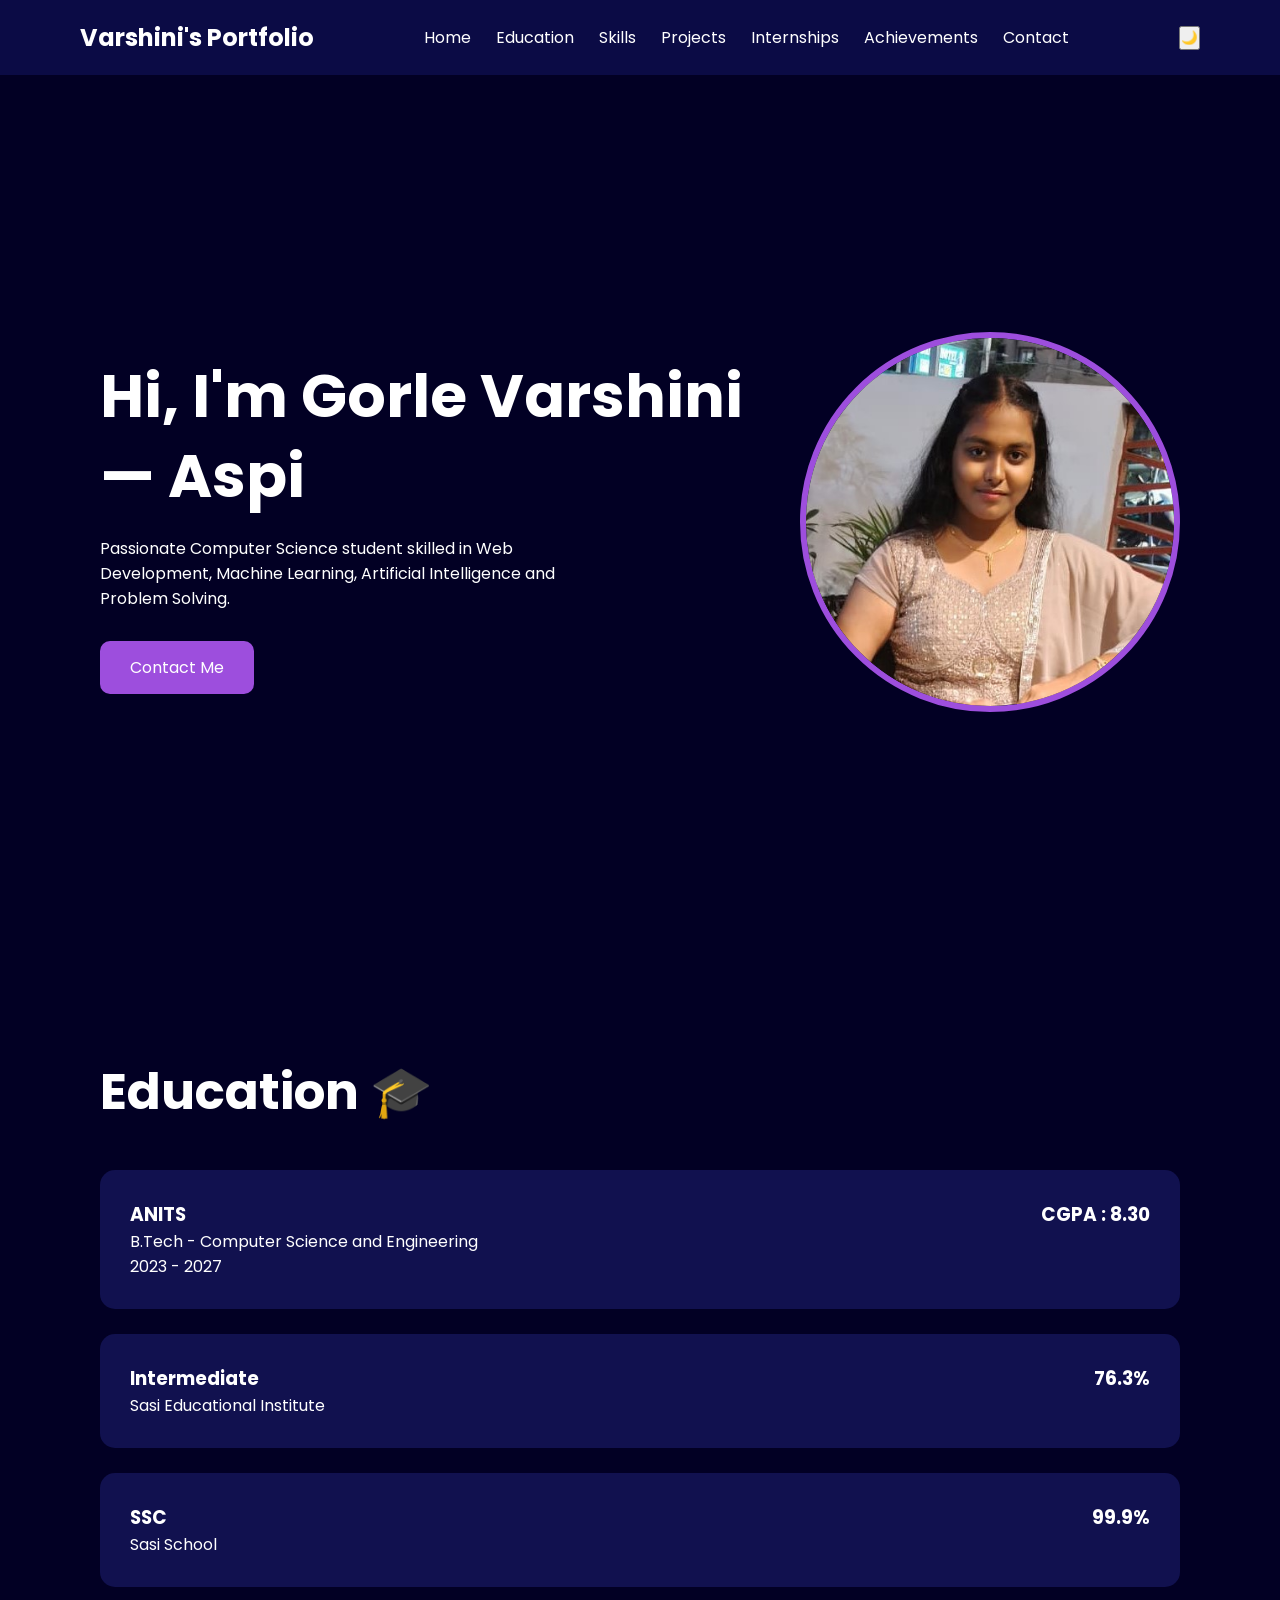
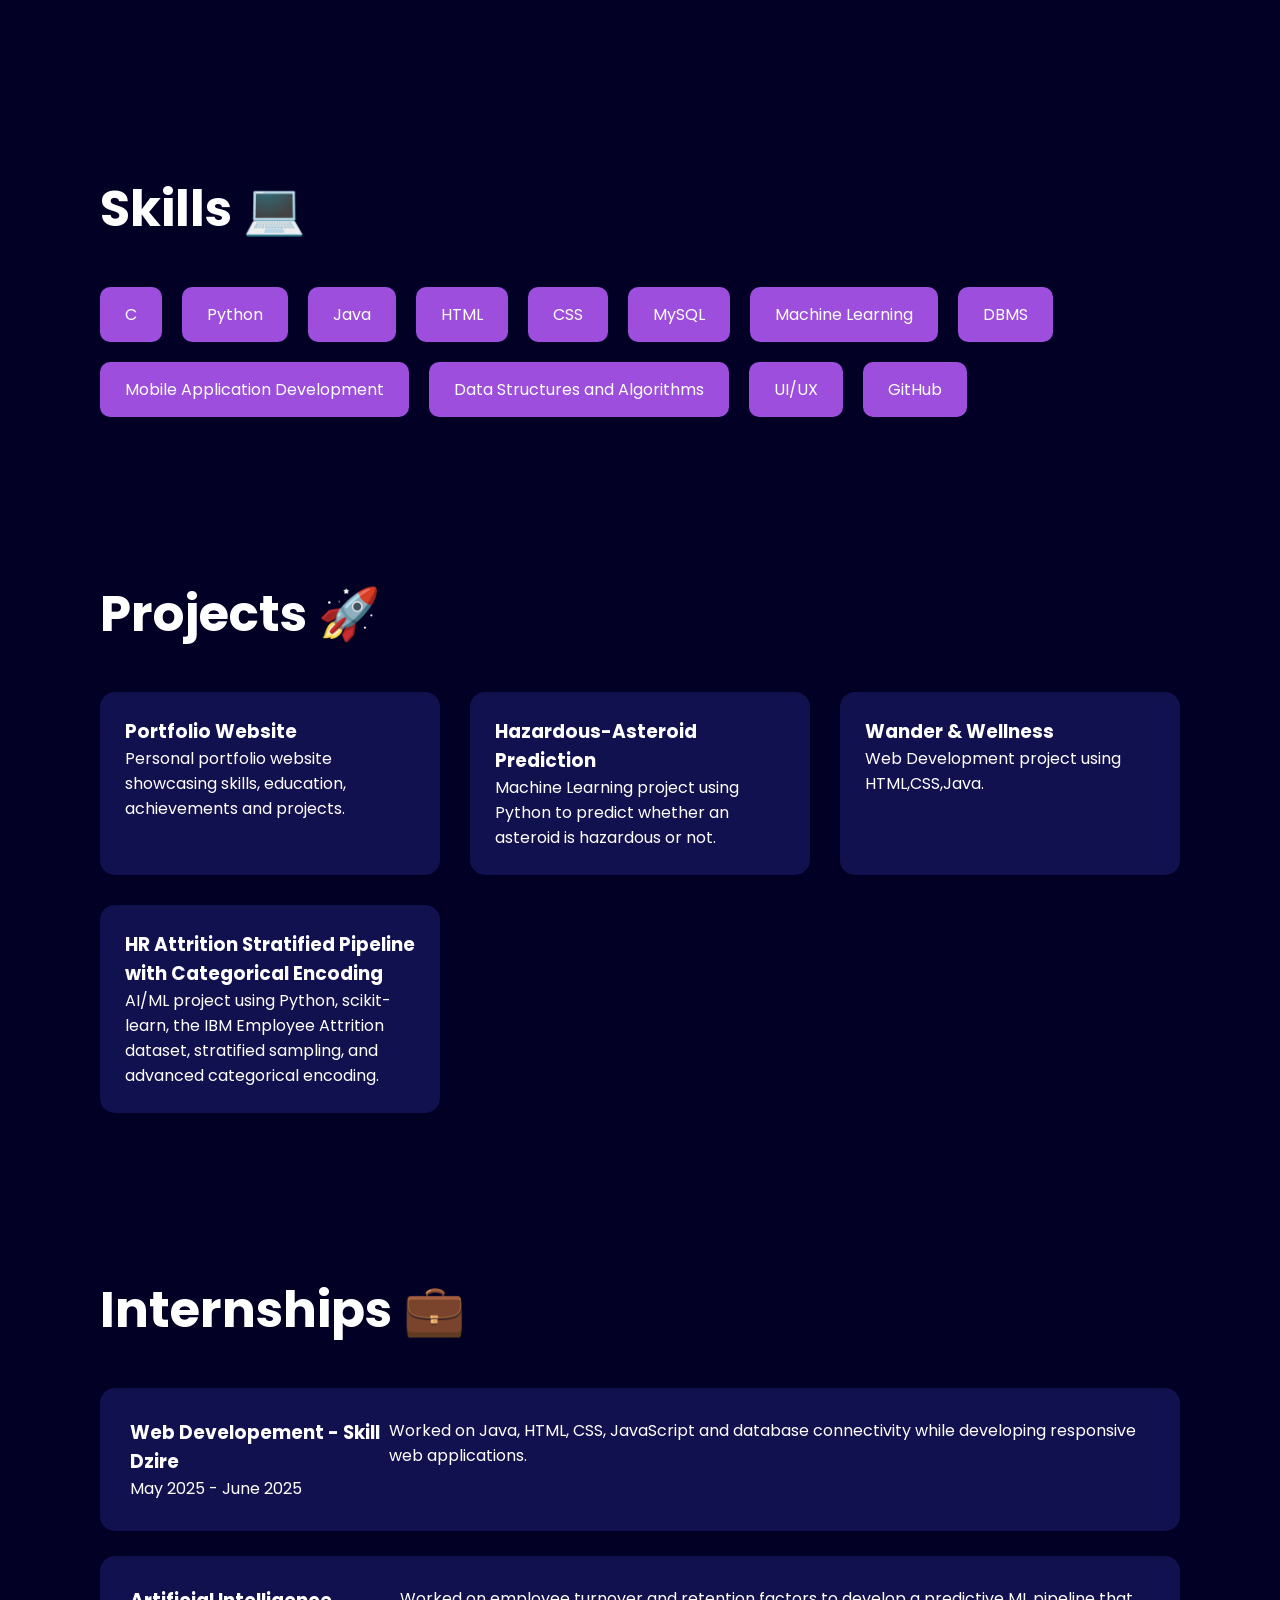
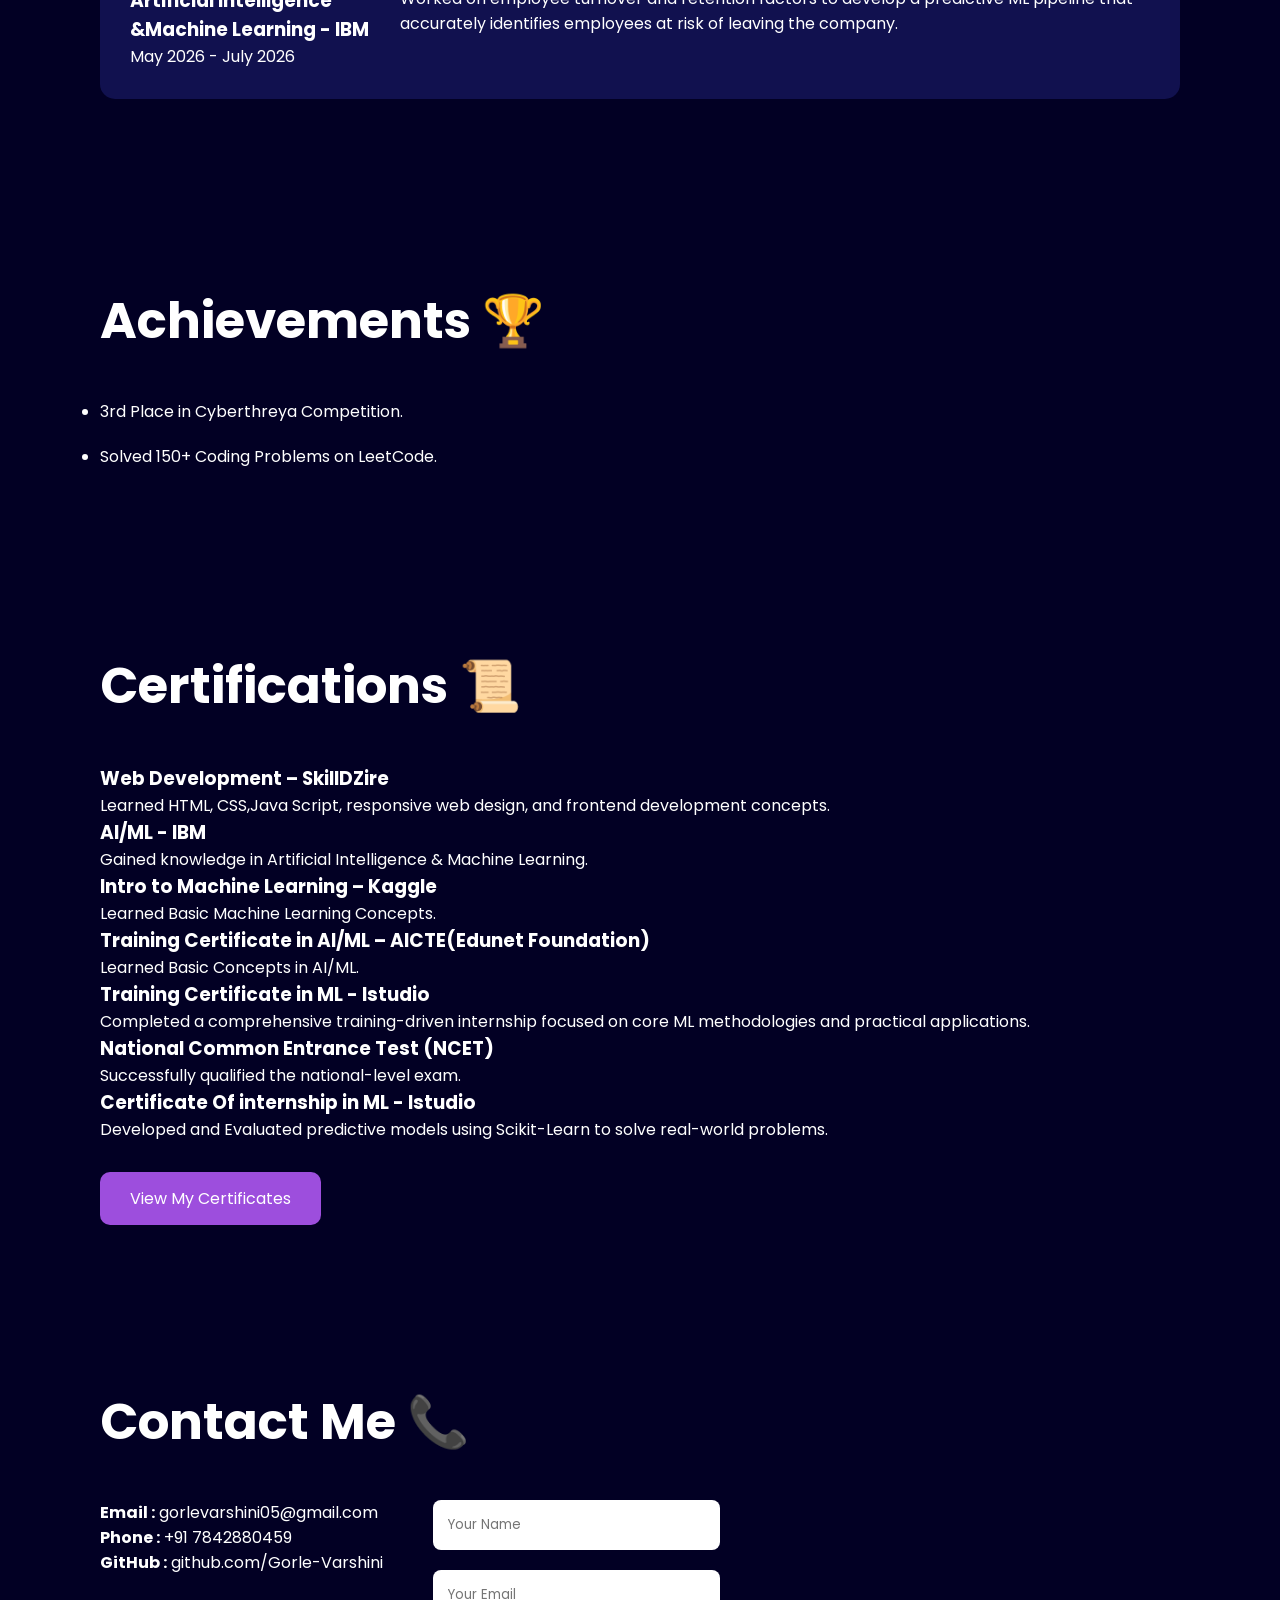
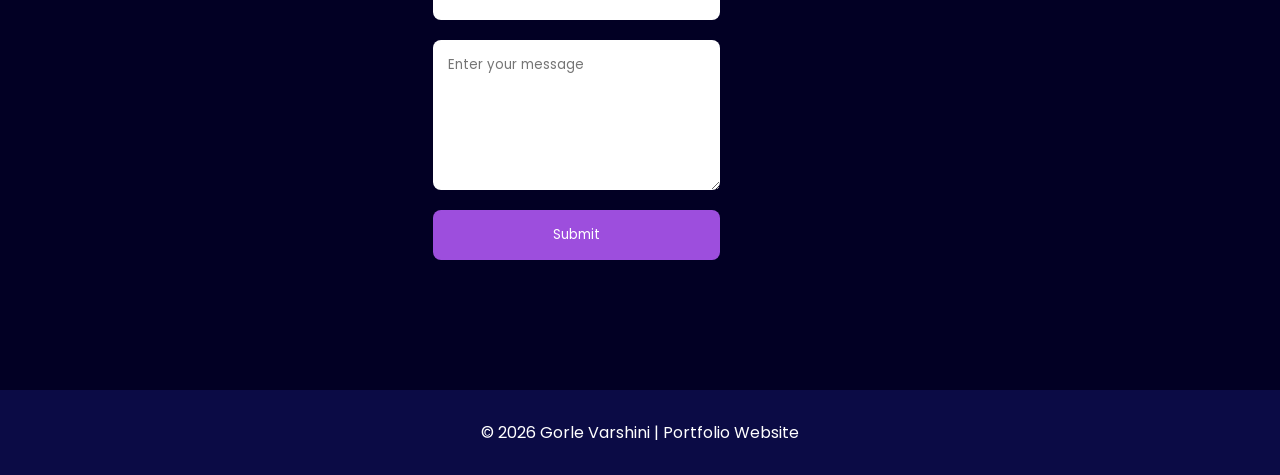
<file: index.html>
<!DOCTYPE html>
<html lang="en">

<head>

    <meta charset="UTF-8">

    <meta name="viewport" content="width=device-width, initial-scale=1.0">

    <title>Gorle Varshini Portfolio</title>

    <link rel="stylesheet" href="style.css">

    <link rel="preconnect" href="https://fonts.googleapis.com">

    <link href="https://fonts.googleapis.com/css2?family=Poppins:wght@300;400;500;700&display=swap"
        rel="stylesheet">

</head>

<body>

    <!-- NAVBAR -->

    <nav>

        <h2>Varshini's Portfolio</h2>

        <ul>

            <li><a href="#home">Home</a></li>

            <li><a href="#education">Education</a></li>

            <li><a href="#skills">Skills</a></li>

            <li><a href="#projects">Projects</a></li>

            <li><a href="#internships">Internships</a></li>

            <li><a href="#achievements">Achievements</a></li>

            <li><a href="#contact">Contact</a></li>

        </ul>

        <button id="theme-toggle">🌙</button>

    </nav>

    <!-- HERO SECTION -->

    <section class="hero" id="home">

        <div class="hero-text">

            <h1 id="typing-text"></h1>

            <p>
                Passionate Computer Science student skilled in
                Web Development, Machine Learning,
                Artificial Intelligence and Problem Solving.
            </p>

            <a href="#contact" class="btn">
                Contact Me
            </a>

        </div>

        <div class="hero-image">

            <img src="varshini.jpg" alt="Gorle Varshini">

        </div>

    </section>

    <!-- EDUCATION -->

    <section class="section" id="education">

        <h2>Education 🎓</h2>

        <div class="card">

            <div>

                <h3>ANITS</h3>

                <p>B.Tech - Computer Science and Engineering</p>

                <p>2023 - 2027</p>

            </div>

            <div>

                <h3>CGPA : 8.30</h3>

            </div>

        </div>

        <div class="card">

            <div>

                <h3>Intermediate</h3>

                <p>Sasi Educational Institute</p>

            </div>

            <div>

                <h3>76.3%</h3>

            </div>

        </div>

        <div class="card">

            <div>

                <h3>SSC</h3>

                <p>Sasi School</p>

            </div>

            <div>

                <h3>99.9%</h3>

            </div>

        </div>

    </section>

    <!-- SKILLS -->

    <section class="section" id="skills">

        <h2>Skills 💻</h2>

        <div class="skills-container">

            <div class="skill-box">C</div>
            <div class="skill-box">Python</div>
            <div class="skill-box">Java</div>
            <div class="skill-box">HTML</div>
            <div class="skill-box">CSS</div>
            <div class="skill-box">MySQL</div>
            <div class="skill-box">Machine Learning</div>
            <div class="skill-box">DBMS</div>
            <div class="skill-box">Mobile Application Development</div>
            <div class="skill-box">Data Structures and Algorithms</div>
            <div class="skill-box">UI/UX</div>
            <div class="skill-box">GitHub</div>

        </div>

    </section>

    <!-- PROJECTS -->

    <section class="section" id="projects">

        <h2>Projects 🚀</h2>

        <div class="projects-container">

            <div class="project-card">

                <h3>Portfolio Website</h3>

                <p>
                    Personal portfolio website showcasing
                    skills, education, achievements and projects.
                </p>

            </div>

            <div class="project-card">

                <h3>Hazardous-Asteroid Prediction</h3>

                <p>
                    Machine Learning project using Python
                    to predict whether an asteroid is hazardous or not.
                </p>

            </div>

            <div class="project-card">

                <h3>Wander & Wellness</h3>

                <p>
                    Web Development project using HTML,CSS,Java.
                </p>

            </div>
            <div class="project-card">

                <h3>HR Attrition Stratified Pipeline with Categorical Encoding</h3>

                <p>
                    AI/ML project using Python, scikit-learn, the IBM Employee Attrition dataset, stratified sampling, and advanced categorical encoding.
                </p>

            </div>

        </div>

    </section>

    <!-- INTERNSHIPS -->

    <section class="section" id="internships">

        <h2>Internships 💼</h2>

        <div class="card">

            <div>

                <h3>Web Developement - Skill Dzire</h3>

                <p>May 2025 - June 2025</p>

            </div>

            <div>

                <p>
                    Worked on Java, HTML, CSS, JavaScript
                    and database connectivity while
                    developing responsive web applications.
                </p>

            </div>

        </div>

        <div class="card">

            <div>

                <h3>Artificial Intelligence &Machine Learning - IBM</h3>

                <p>May 2026 - July 2026</p>

            </div>

            <div>

                <p>
                    Worked on employee turnover and retention 
                    factors to develop a predictive ML pipeline
                    that accurately identifies employees at 
                    risk of leaving the company.
                </p>

            </div>

        </div>

    </section>

    <!-- ACHIEVEMENTS -->

    <section class="section" id="achievements">

        <h2>Achievements 🏆</h2>

        <ul class="list">

            <li>3rd Place in Cyberthreya Competition.</li>
            <li>Solved 150+ Coding Problems on LeetCode.</li>

        </ul>

    </section>

    <!-- CERTIFICATIONS -->

<section class="section" id="certifications">

    <h2>Certifications 📜</h2>

    <div class="certification-container">

        <div class="certificate-card">
            <h3>Web Development – SkillDZire</h3>
            <p>Learned HTML, CSS,Java Script, responsive web design, and frontend development concepts.</p>
        </div>

        <div class="certificate-card">
            <h3>AI/ML - IBM</h3>
            <p>Gained knowledge in Artificial Intelligence & Machine Learning.</p>
        </div>

        <div class="certificate-card">
            <h3>Intro to Machine Learning – Kaggle</h3>
            <p>Learned Basic Machine Learning Concepts.</p>
        </div>

        <div class="certificate-card">
            <h3>Training Certificate in AI/ML – AICTE(Edunet Foundation)</h3>
            <p>Learned Basic Concepts in AI/ML.</p>
        </div>

        <div class="certificate-card">
            <h3>Training Certificate in ML - Istudio</h3>
            <p>Completed a comprehensive training-driven internship focused on core ML methodologies and practical applications.</p>
        </div>

        <div class="certificate-card">
            <h3>National Common Entrance Test (NCET)</h3>
            <p>Successfully qualified the national-level exam.</p>
        </div>

        <div class="certificate-card">
            <h3>Certificate Of internship in ML - Istudio</h3>
            <p>Developed and Evaluated predictive models using Scikit-Learn to solve real-world problems.</p>
        </div>
    </div>

    <a href="certificates.html" class="btn">
        View My Certificates
    </a>

</section>

    <!-- CONTACT -->

    <section class="section" id="contact">

        <h2>Contact Me 📞</h2>

        <div class="contact-container">

            <div class="contact-info">

                <p><b>Email :</b> gorlevarshini05@gmail.com</p>

                <p><b>Phone :</b> +91 7842880459</p>

                <p>

                    <b>GitHub :</b>

                    <ahref="https://github.com/Gorle-Varshini" target="_blank">

                        github.com/Gorle-Varshini

                    </a>

                </p>

            </div>

            <form class="contact-form">

                <input type="text" placeholder="Your Name">

                <input type="email" placeholder="Your Email">

                <textarea rows="6" placeholder="Enter your message"></textarea>

                <button type="submit">Submit</button>

            </form>

        </div>

    </section>

    <!-- FOOTER -->

    <footer>

        © 2026 Gorle Varshini | Portfolio Website

    </footer>

    <script src="script.js"></script>

</body>

</html>
</file>
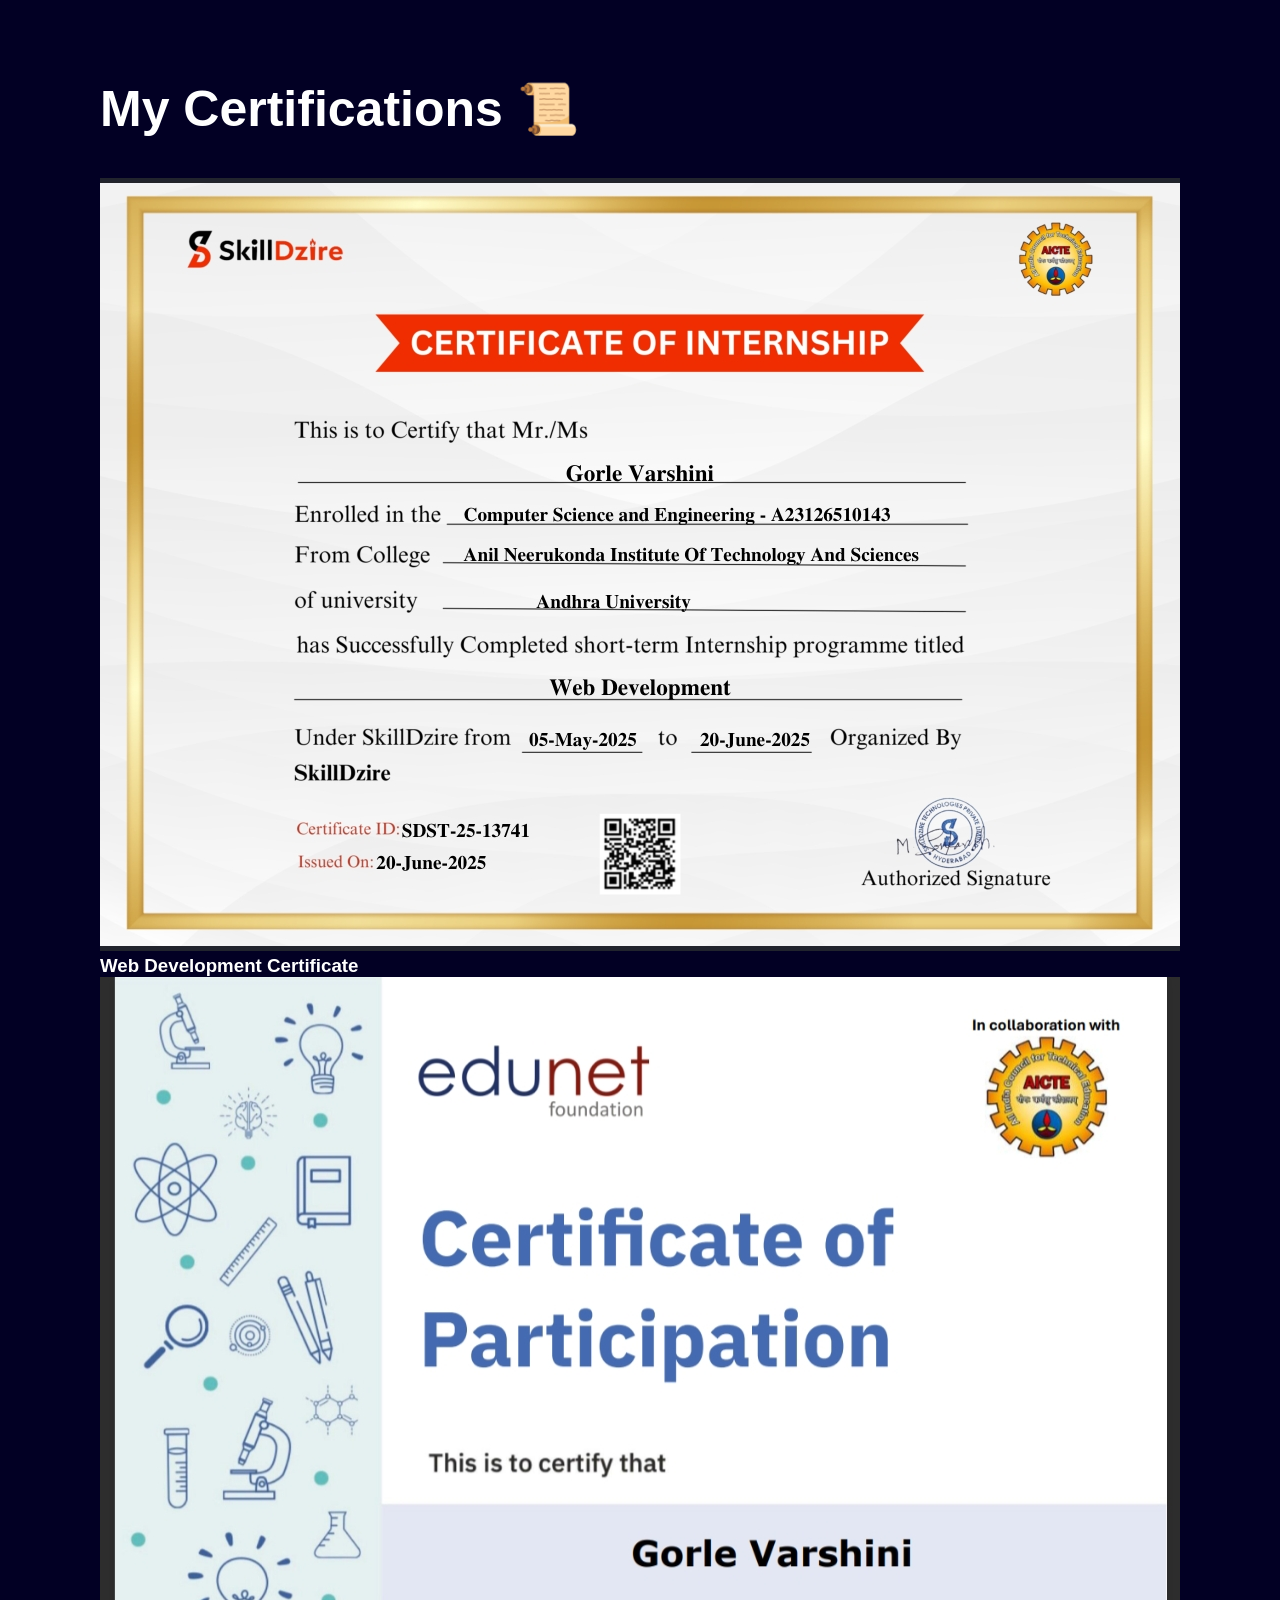
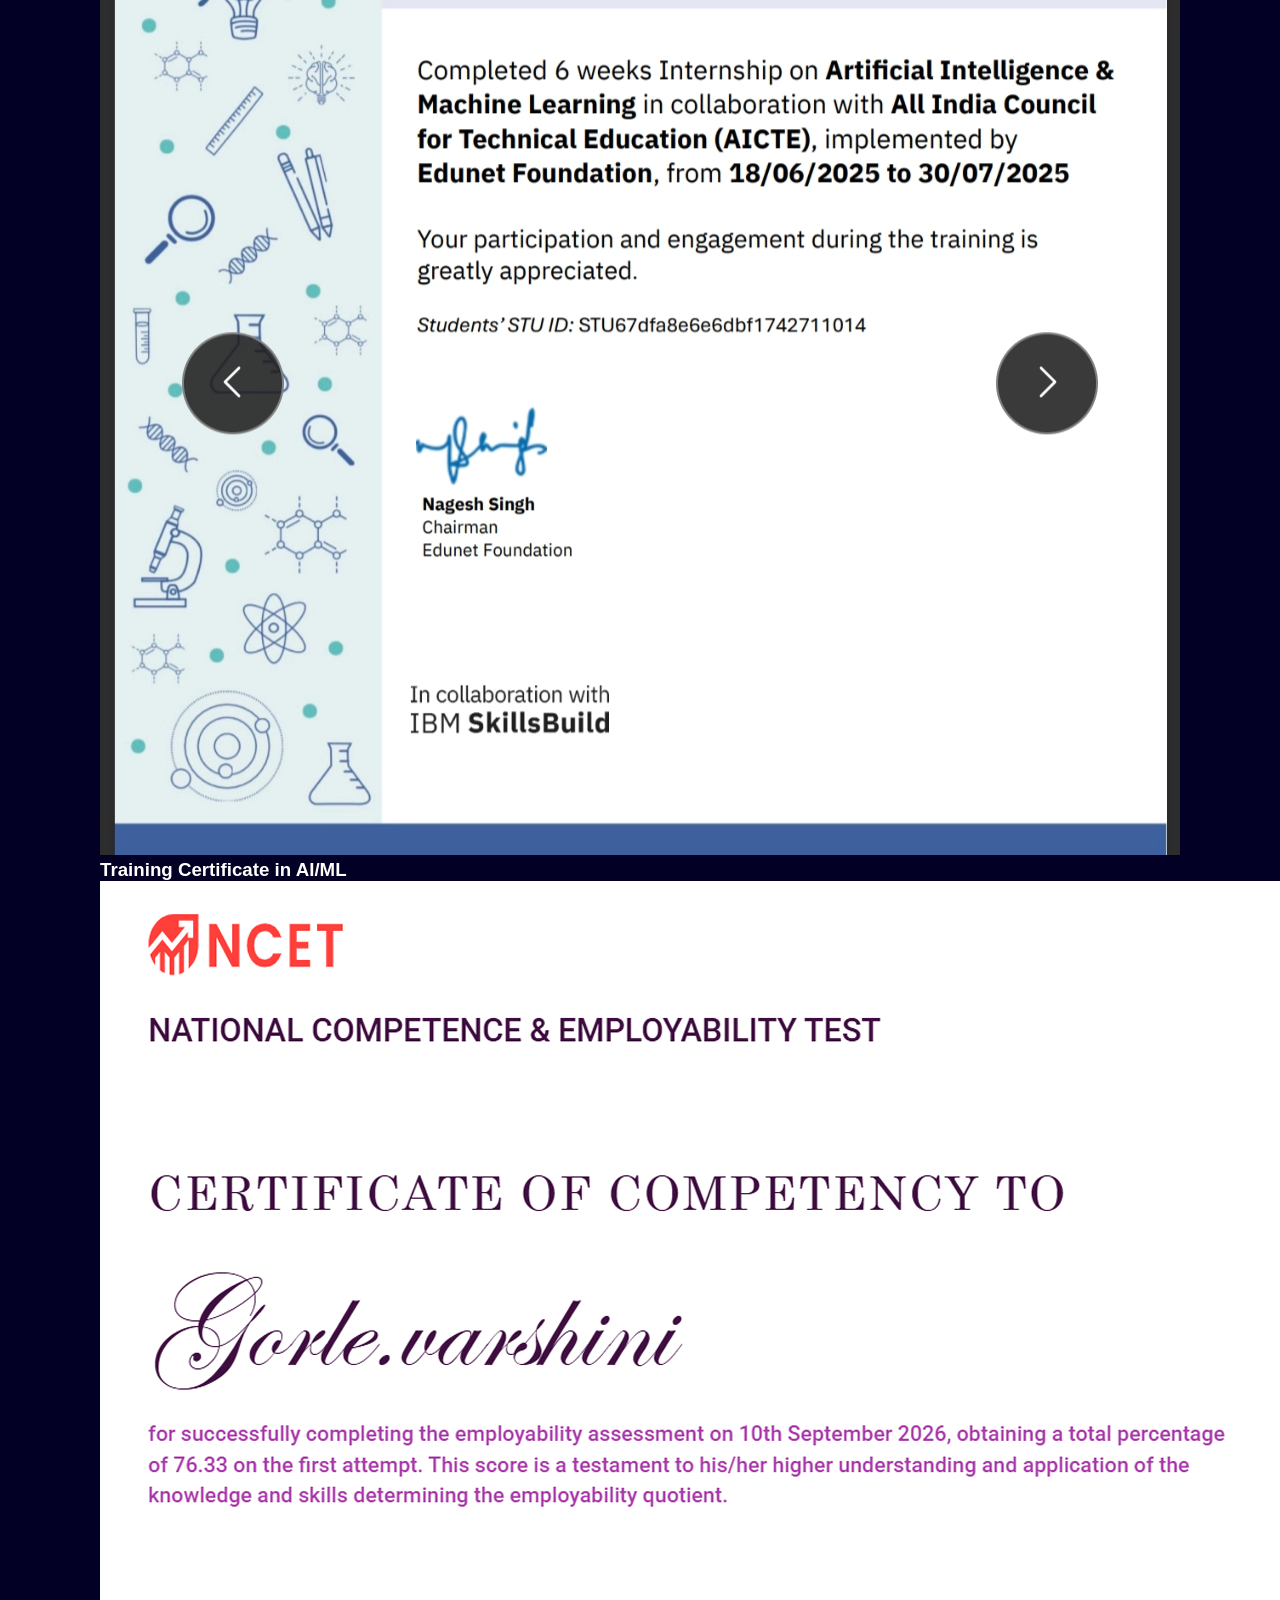
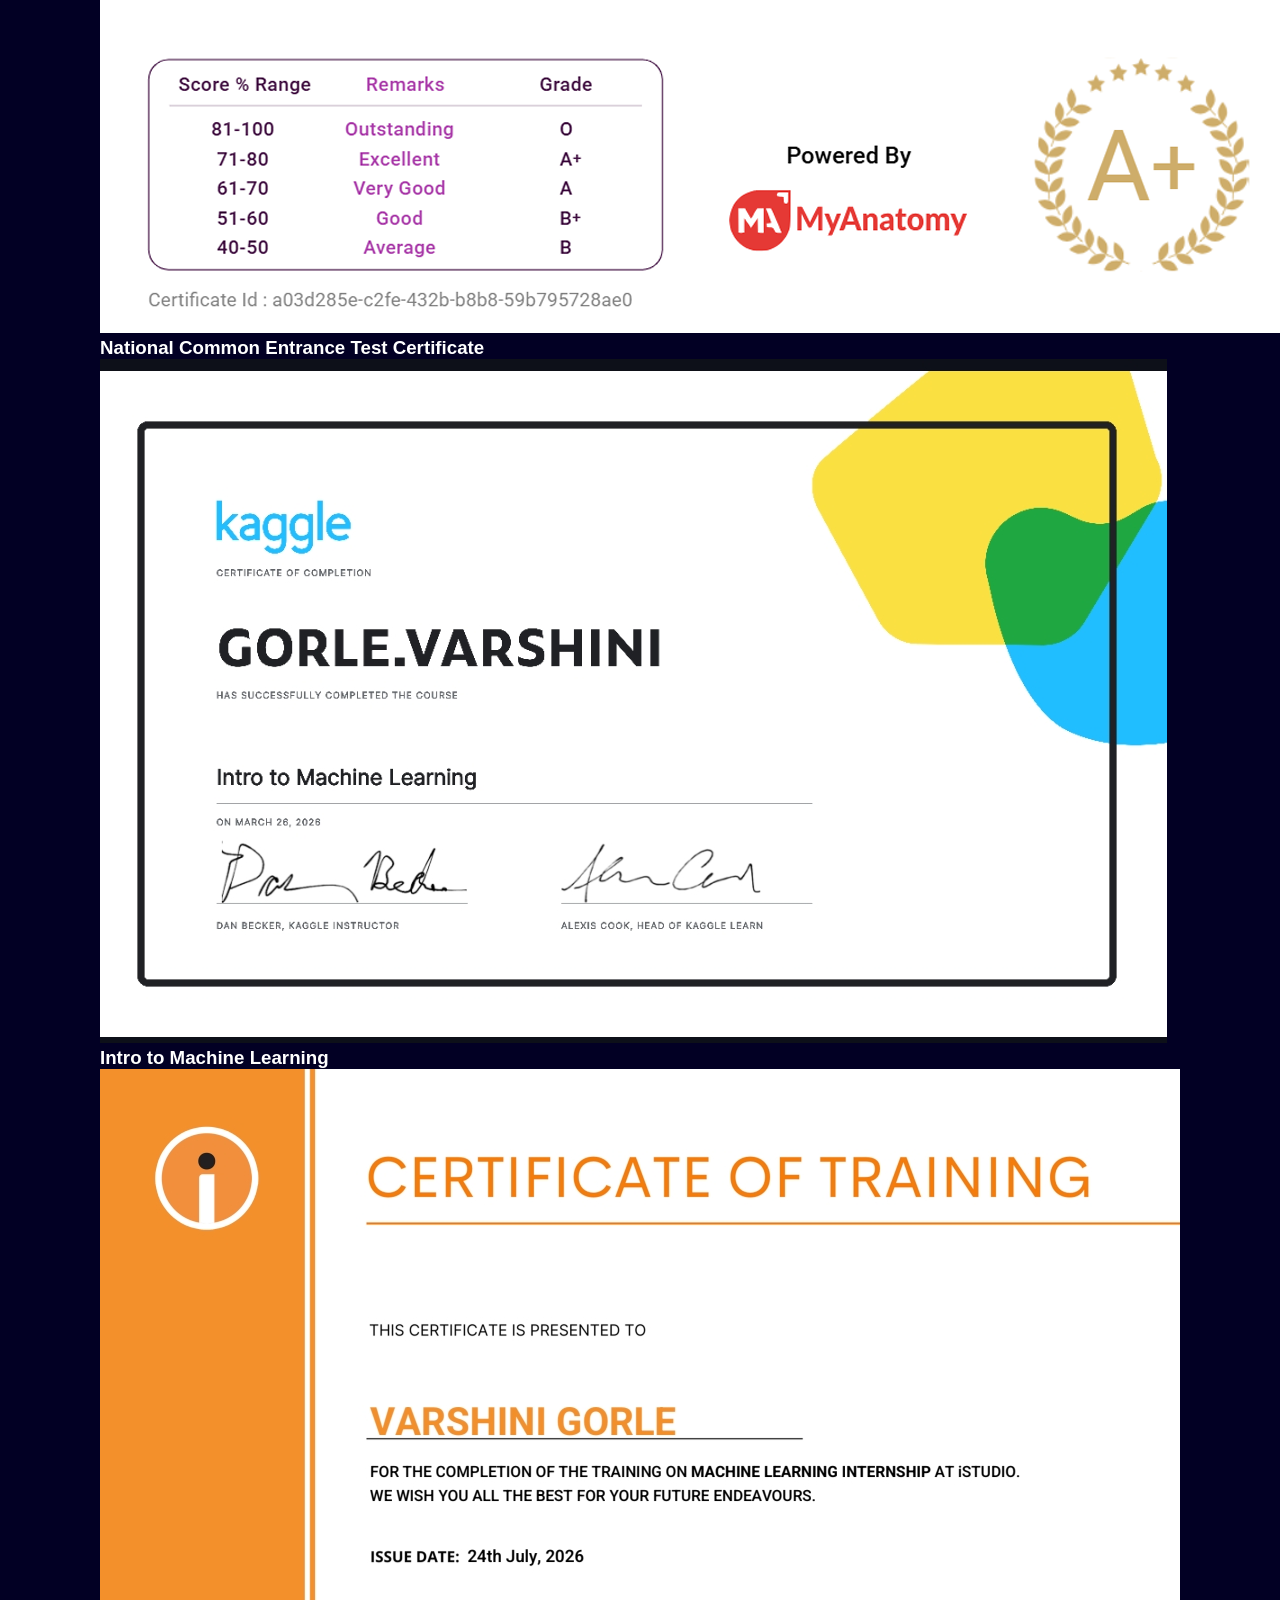
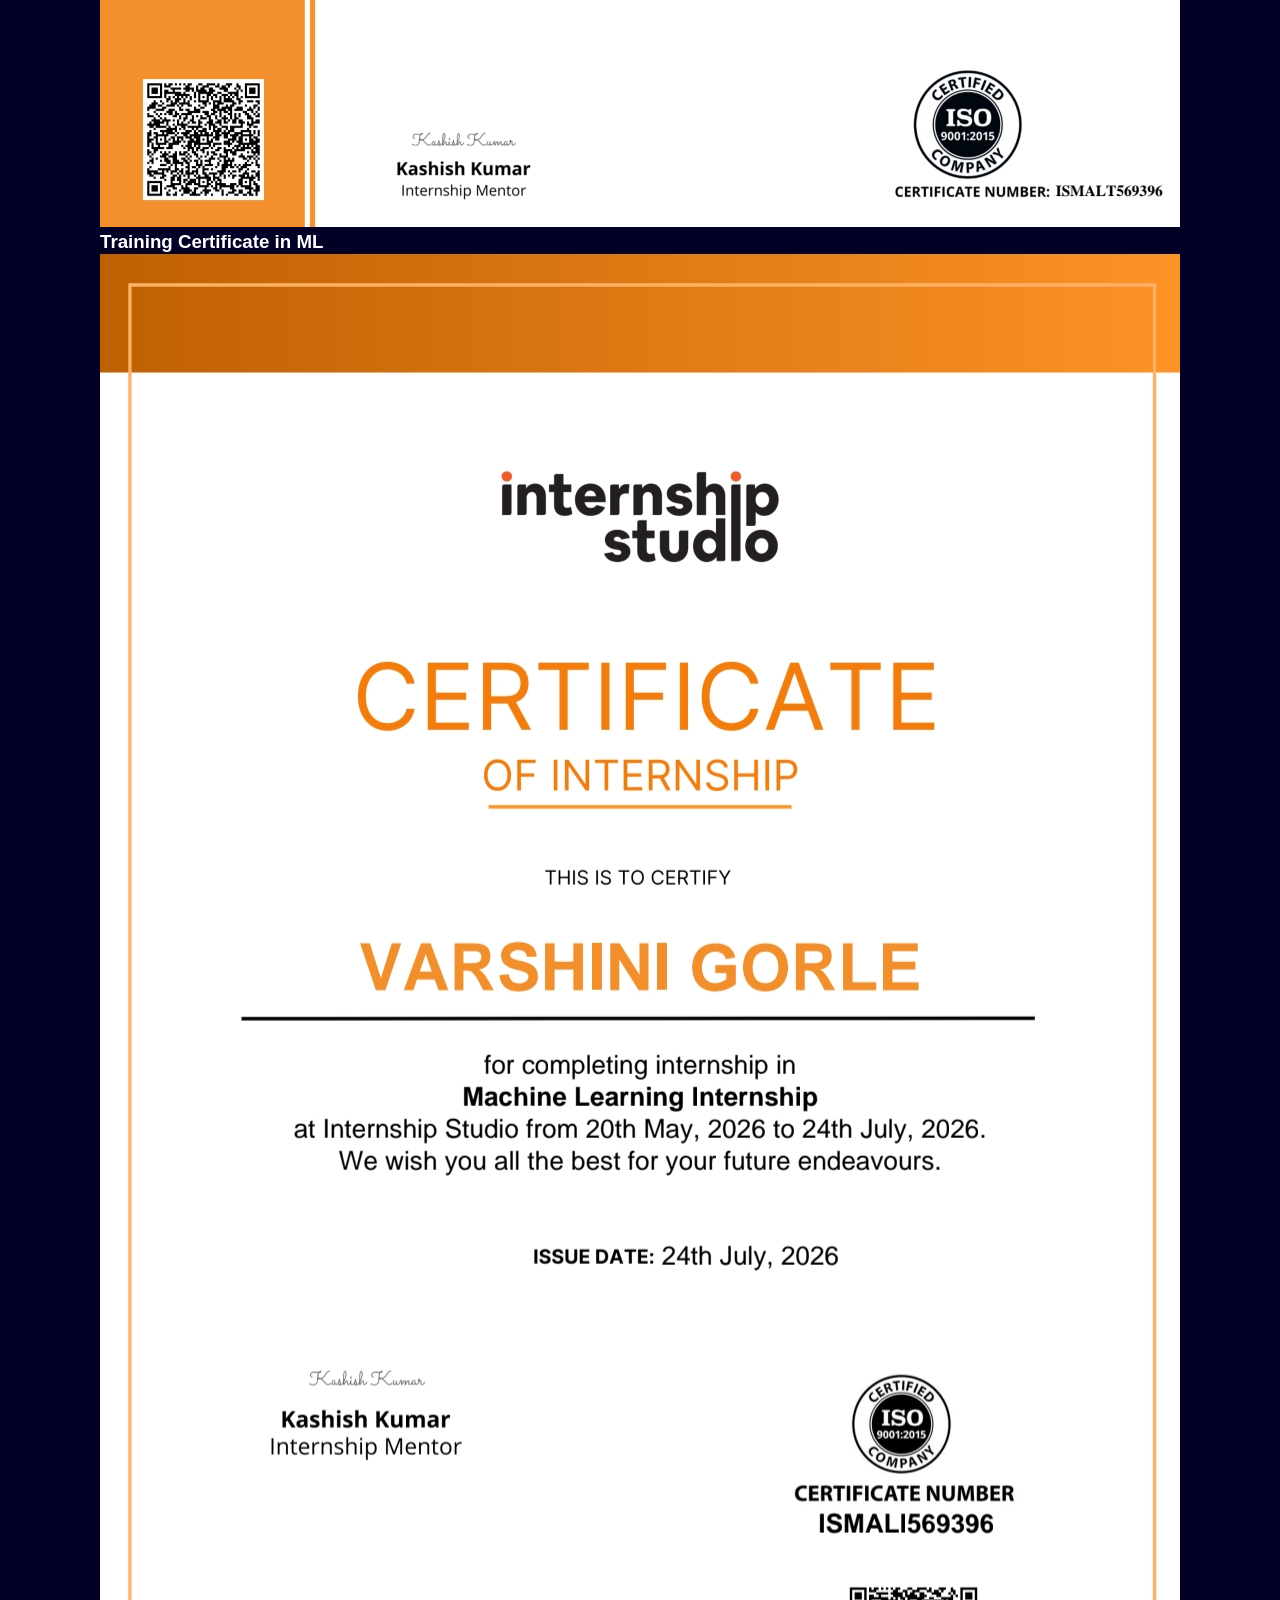
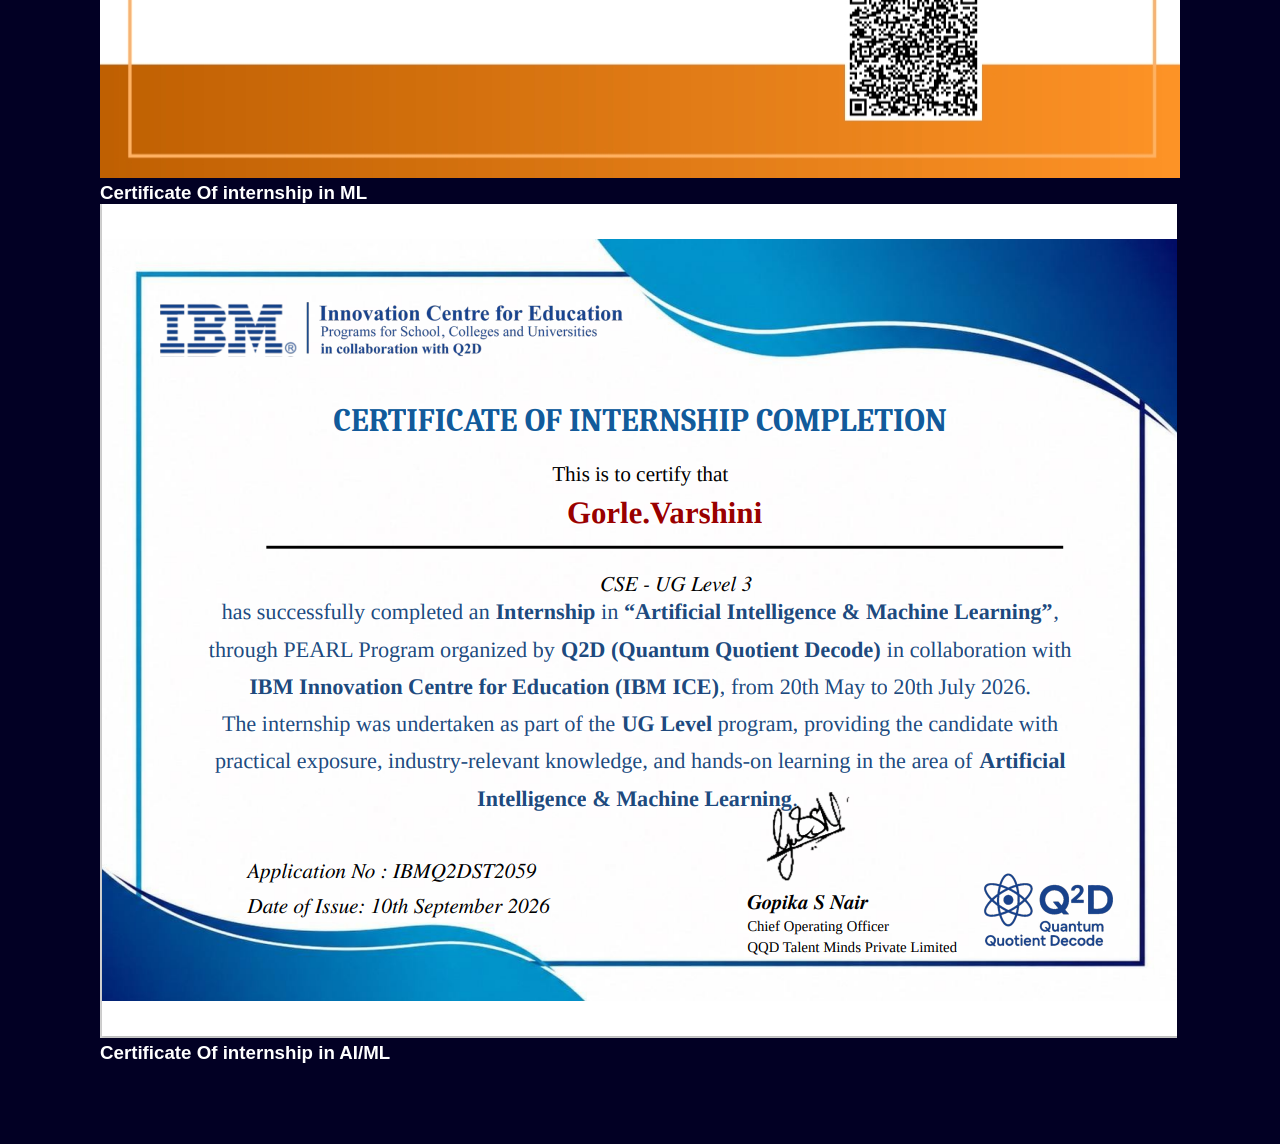
<file: certificates.html>
<!DOCTYPE html>
<html lang="en">

<head>
    <meta charset="UTF-8">
    <meta name="viewport" content="width=device-width, initial-scale=1.0">
    <title>My Certificates</title>
    <link rel="stylesheet" href="style.css">
</head>

<body>

    <section class="section">

        <h2>My Certifications 📜</h2>

        <div class="certificate-gallery">

            <div class="certificate-card">
                <img src="SkillDzire.jpg" alt="Web Development Certificate">
                <h3>Web Development Certificate</h3>
            </div>

            <div class="certificate-card">
                <img src="AICTE.jpg" alt="Training Certificate in AI/ML">
                <h3>Training Certificate in AI/ML</h3>
            </div>

            <div class="certificate-card">
                <img src="NCET.png" alt="NCET Certificate">
                <h3>National Common Entrance Test Certificate</h3>
            </div>

            <div class="certificate-card">
                <img src="ML2.jpg" alt="Intro to Machine Learning Certificate">
                <h3>Intro to Machine Learning</h3>
            </div>

            <div class="certificate-card">
                <img src="ML3.jpg" alt="Training Certificate in ML">
                <h3>Training Certificate in ML</h3>
            </div>

            <div class="certificate-card">
                <img src="ML4.jpg" alt="Certificate Of internship in ML">
                <h3>Certificate Of internship in ML</h3>
            </div>
            <div class="certificate-card">
                <img src="IBM.png" alt="Certificate Of internship in AI/ML">
                <h3>Certificate Of internship in AI/ML</h3>
            </div>

        </div>

    </section>

</body>

</html>
</file>
<file: style.css>
*{
    margin:0;
    padding:0;
    box-sizing:border-box;
    font-family:'Poppins',sans-serif;
}

html{
    scroll-behavior:smooth;
}

body{
    background:#020024;
    color:white;
}

/* NAVBAR */

nav{
    display:flex;
    justify-content:space-between;
    align-items:center;
    padding:20px 80px;
    background:#0b0b45;
    position:sticky;
    top:0;
}

nav ul{
    display:flex;
    gap:25px;
    list-style:none;
}

nav a{
    text-decoration:none;
    color:white;
}

nav a:hover{
    color:#9d4edd;
}

/* BUTTON */

.btn{
    display:inline-block;
    margin-top:30px;
    padding:14px 30px;
    background:#9d4edd;
    color:white;
    border-radius:10px;
    text-decoration:none;
}

/* HERO */

.hero{
    display:flex;
    justify-content:space-between;
    align-items:center;
    padding:100px;
    min-height:100vh;
}

#typing-text{
    font-size:60px;
    line-height:80px;
}

.hero-text p{
    margin-top:20px;
    width:70%;
}

.hero-image img{
    width:380px;
    height:380px;
    object-fit:cover;
    border-radius:50%;
    border:6px solid #9d4edd;
}

/* SECTIONS */

.section{
    padding:80px 100px;
}

.section h2{
    font-size:50px;
    margin-bottom:40px;
}

/* CARD */

.card{
    background:#11114f;
    padding:30px;
    border-radius:15px;
    margin-bottom:25px;
    display:flex;
    justify-content:space-between;
}

/* SKILLS */

.skills-container{
    display:flex;
    flex-wrap:wrap;
    gap:20px;
}

.skill-box{
    background:#9d4edd;
    padding:15px 25px;
    border-radius:10px;
}

/* PROJECTS */

.projects-container{
    display:grid;
    grid-template-columns:repeat(auto-fit,minmax(250px,1fr));
    gap:30px;
}

.project-card{
    background:#11114f;
    padding:25px;
    border-radius:15px;
}

/* LIST */

.list li{
    margin-bottom:20px;
}

/* CONTACT */

.contact-container{
    display:flex;
    gap:50px;
    flex-wrap:wrap;
}

.contact-form{
    display:flex;
    flex-direction:column;
    gap:20px;
}

.contact-form input,
.contact-form textarea{
    padding:15px;
    border:none;
    border-radius:8px;
}

.contact-form button{
    padding:15px;
    border:none;
    background:#9d4edd;
    color:white;
    border-radius:8px;
}

/* FOOTER */

footer{
    text-align:center;
    padding:30px;
    background:#0b0b45;
    margin-top:50px;
}

/* RESPONSIVE */

@media(max-width:900px){

    nav{
        flex-direction:column;
        gap:20px;
    }

    .hero{
        flex-direction:column;
        text-align:center;
    }

    .hero-image img{
        width:250px;
        height:250px;
        margin-top:40px;
    }

    .section{
        padding:60px 30px;
    }

    .card{
        flex-direction:column;
    }
}
</file>
